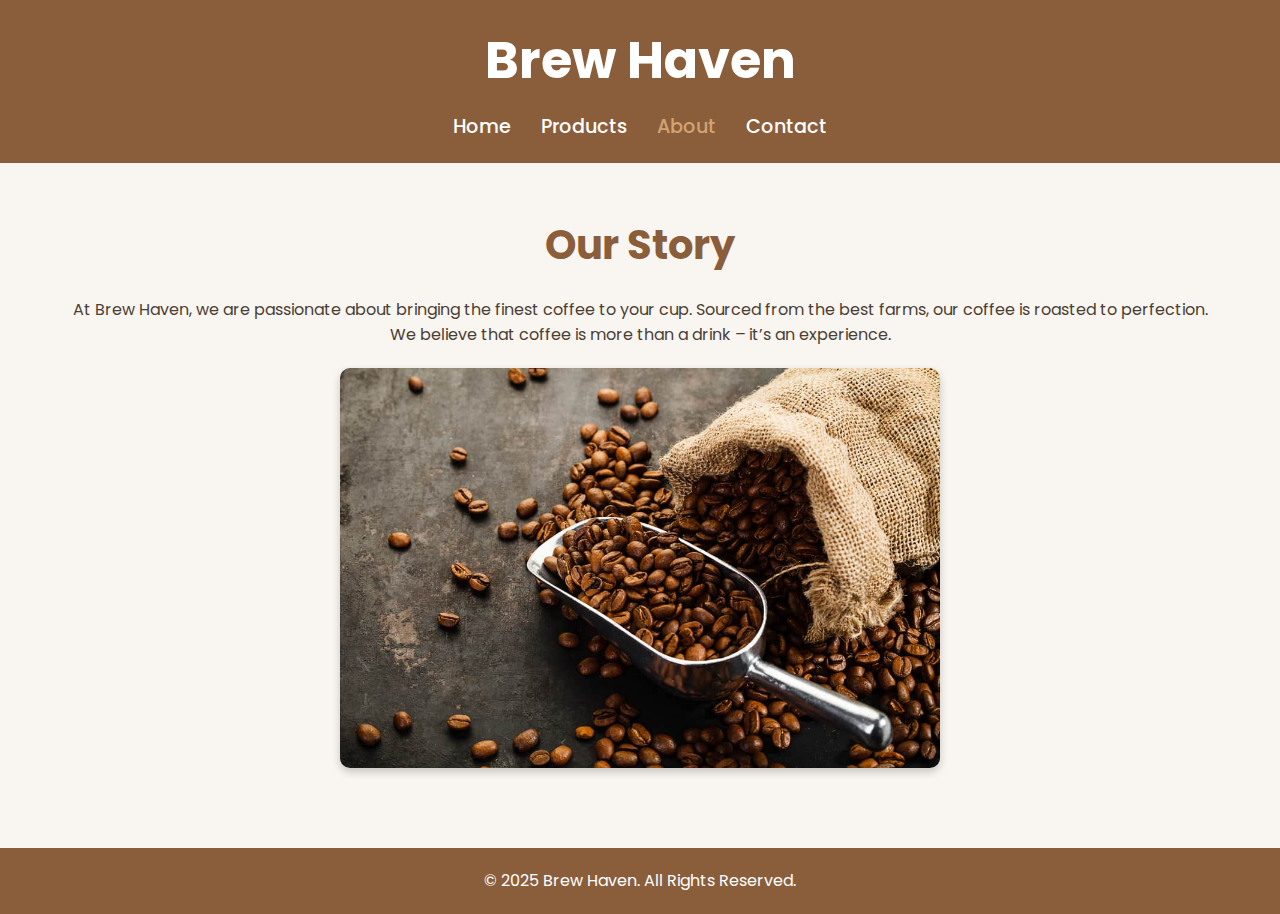
<file: about.html>
<!DOCTYPE html>
<html lang="en">
<head>
    <meta charset="UTF-8">
    <meta name="viewport" content="width=device-width, initial-scale=1.0">
    <title>Brew Haven - About</title>
    <link rel="stylesheet" href="style.css">
</head>
<body>

    <header>
        <h1>Brew Haven</h1>
        <nav>
            <ul>
                <li><a href="index.html">Home</a></li>
                <li><a href="products.html">Products</a></li>
                <li><a href="about.html" class="active">About</a></li>
                <li><a href="contact.html">Contact</a></li>
            </ul>
        </nav>
    </header>

    <section class="about">
        <h2>Our Story</h2>
        <p>At Brew Haven, we are passionate about bringing the finest coffee to your cup. Sourced from the best farms, our coffee is roasted to perfection.</p>
        <p>We believe that coffee is more than a drink – it’s an experience.</p>

        <!-- Image Card -->
        <div class="about-card">
            <img src="images/coffee%20beans2.jpg" alt="Coffee beans">
        </div>

    </section>

    <footer>
        <p>&copy; 2025 Brew Haven. All Rights Reserved.</p>
    </footer>

</body>
</html>
</file>
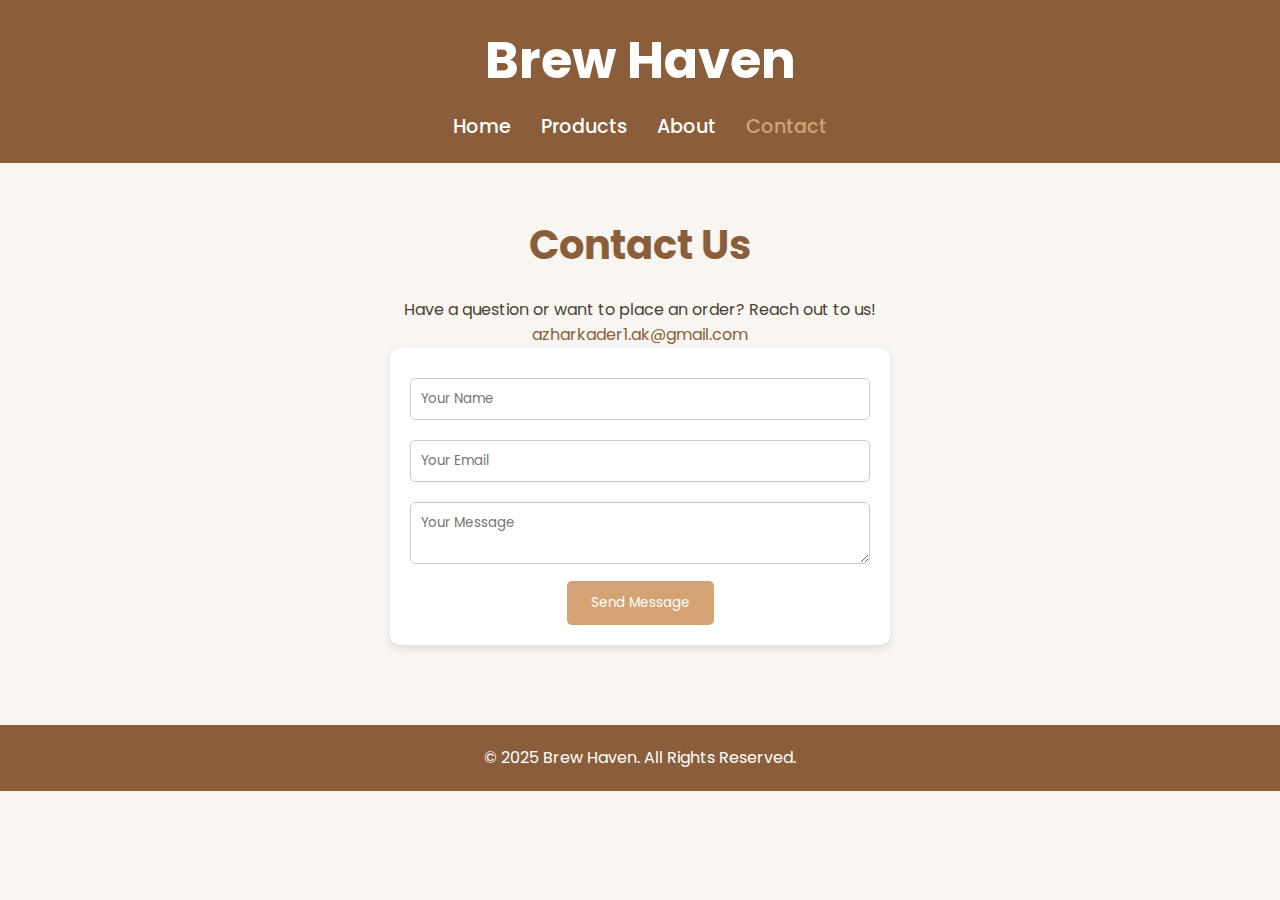
<file: contact.html>
<!DOCTYPE html>
<html lang="en">
<head>
    <meta charset="UTF-8">
    <meta name="viewport" content="width=device-width, initial-scale=1.0">
    <title>Brew Haven - Contact</title>
    <link rel="stylesheet" href="style.css">
</head>
<body>

    <header>
        <h1>Brew Haven</h1>
        <nav>
            <ul>
                <li><a href="index.html">Home</a></li>
                <li><a href="products.html">Products</a></li>
                <li><a href="about.html">About</a></li>
                <li><a href="contact.html" class="active">Contact</a></li>
            </ul>
        </nav>
    </header>

    <section class="contact">
        <h2>Contact Us</h2>
        <p>Have a question or want to place an order? Reach out to us!</p>
        <p><a href="mailto:azharkader1.ak@gmail.com" class="email-link">azharkader1.ak@gmail.com</a></p>
        <form>
            <input type="text" placeholder="Your Name" required>
            <input type="email" placeholder="Your Email" required>
            <textarea placeholder="Your Message" required></textarea>
            <button type="submit">Send Message</button>
        </form>
    </section>

    <footer>
        <p>&copy; 2025 Brew Haven. All Rights Reserved.</p>
    </footer>

</body>
</html>
</file>
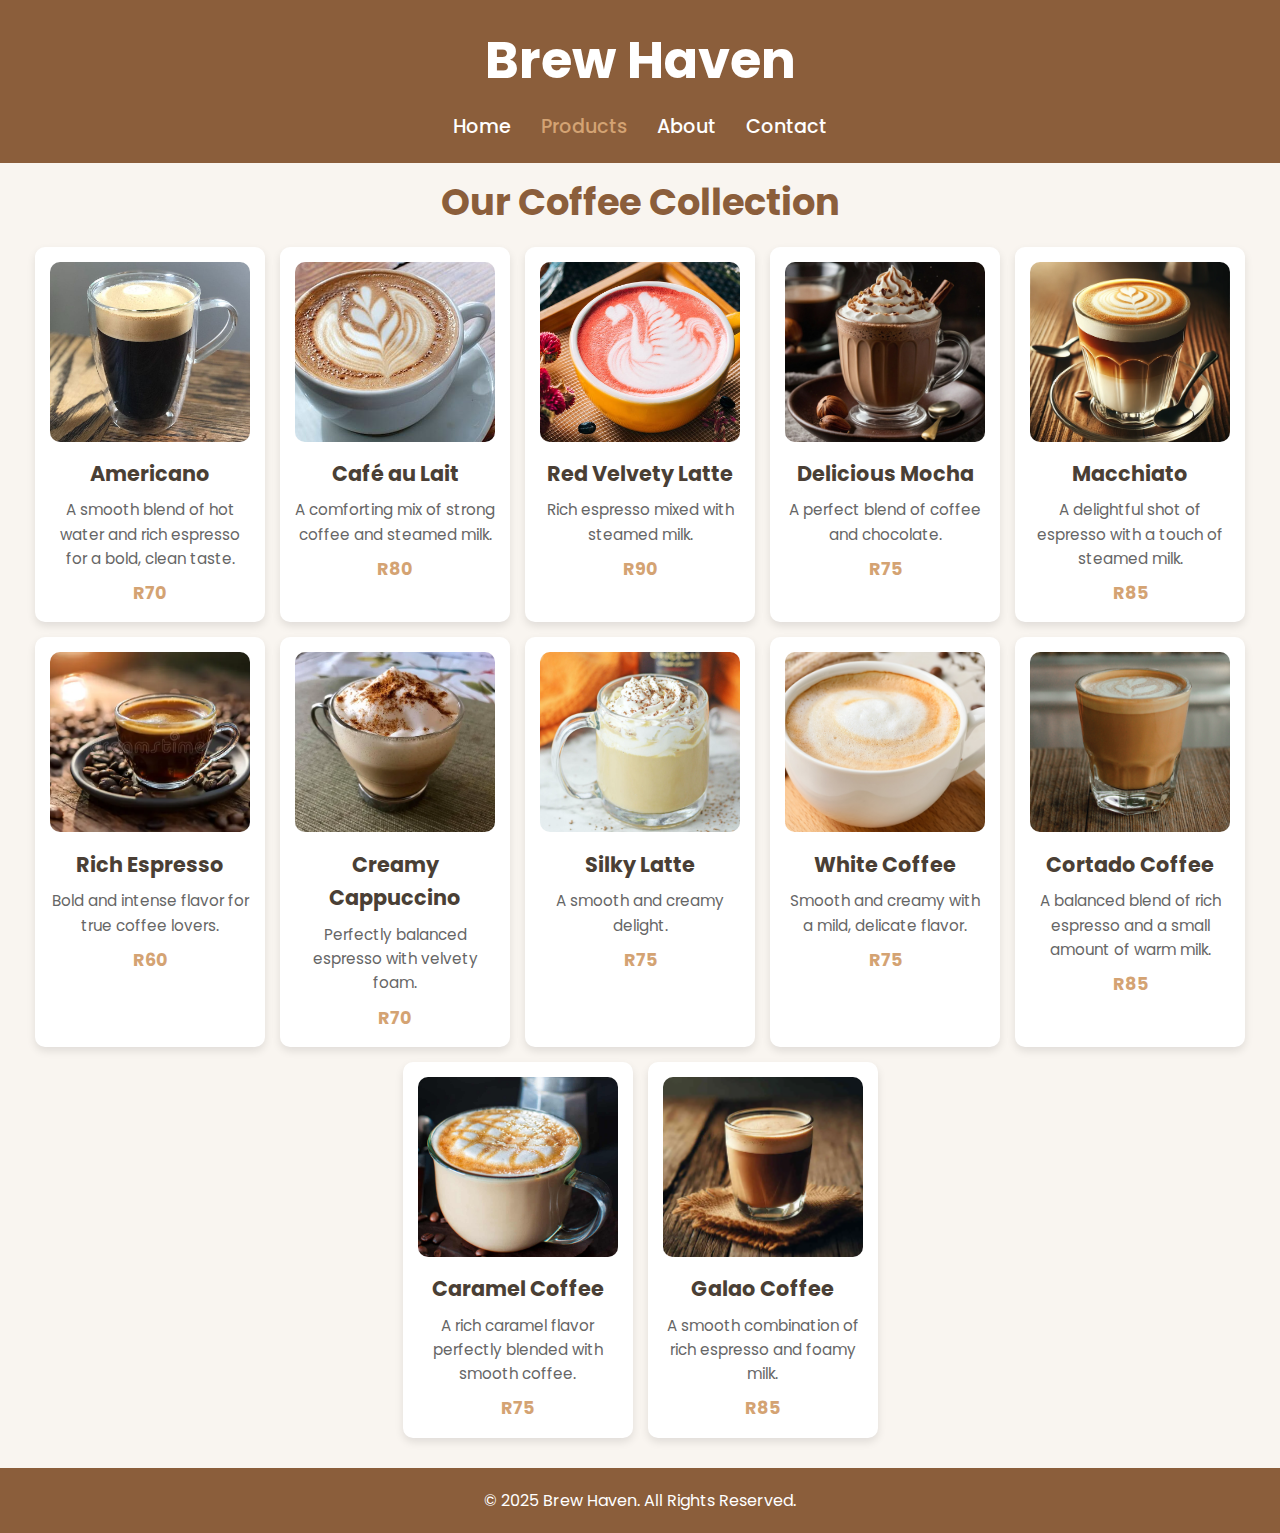
<file: products.html>
<!DOCTYPE html>
<html lang="en">
<head>
    <meta charset="UTF-8">
    <meta name="viewport" content="width=device-width, initial-scale=1.0">
    <title>Brew Haven - Products</title>
    <link rel="stylesheet" href="style.css">
</head>
<body>

    <header>
        <h1>Brew Haven</h1>
        <nav>
            <ul>
                <li><a href="index.html">Home</a></li>
                <li><a href="products.html" class="active">Products</a></li>
                <li><a href="about.html">About</a></li>
                <li><a href="contact.html">Contact</a></li>
            </ul>
        </nav>
    </header>

    <section class="products">
        <h2>Our Coffee Collection</h2>
        <div class="image-cards">
            <div class="card">
                <img src="images/americano.jpeg" alt="Americano">
                <h3>Americano</h3>
                <p>A smooth blend of hot water and rich espresso for a bold, clean taste.</p>
                <span class="price">R70</span>
            </div>
            <div class="card">
                <img src="images/Caf%C3%A9%20au%20Lait.jpg" alt="Café au Lait">
                <h3>Café au Lait</h3>
                <p>A comforting mix of strong coffee and steamed milk.</p>
                <span class="price">R80</span>
            </div>
            <div class="card">
                <img src="images/red%20coffee.jpg" alt="Latte">
                <h3>Red Velvety Latte</h3>
                <p>Rich espresso mixed with steamed milk.</p>
                <span class="price">R90</span>
            </div>
            <div class="card">
                <img src="images/mocha.jpg" alt="Mocha">
                <h3>Delicious Mocha</h3>
                <p>A perfect blend of coffee and chocolate.</p>
                <span class="price">R75</span>
            </div>
             <div class="card">
                <img src="images/macchiato3.webp" alt="Macchiato">
                <h3>Macchiato</h3>
                <p>A delightful shot of espresso with a touch of steamed milk.</p>
                <span class="price">R85</span>
            </div>
             <div class="card">
                <img src="images/richespresso.webp" alt="Rich Espresso">
                <h3>Rich Espresso</h3>
                <p>Bold and intense flavor for true coffee lovers.</p>
                <span class="price">R60</span>
            </div>
             <div class="card">
                <img src="images/creamycuppachino.webp" alt="Creamy Cappuccino">
                <h3>Creamy Cappuccino</h3>
                <p>Perfectly balanced espresso with velvety foam.</p>
                <span class="price">R70</span>
            </div>
             <div class="card">
                <img src="images/silklatte.jpg" alt="Silky Latte">
                <h3>Silky Latte</h3>
                <p>A smooth and creamy delight.</p>
                <span class="price">R75</span>
            </div>
             <div class="card">
                <img src="images/white%20coffee.jpg" alt="White Coffee">
                <h3>White Coffee</h3>
                <p>Smooth and creamy with a mild, delicate flavor.</p>
                <span class="price">R75</span>
            </div>
              <div class="card">
                <img src="images/cortado.png" alt="Cortado Coffee">
                <h3>Cortado Coffee</h3>
                <p>A balanced blend of rich espresso and a small amount of warm milk.</p>
                <span class="price">R85</span>
            </div>
            <div class="card">
                <img src="images/caramel%20coffee.jpg" alt="Caramel Coffee">
                <h3>Caramel Coffee</h3>
                <p>A rich caramel flavor perfectly blended with smooth coffee.</p>
                <span class="price">R75</span>
            </div>
             <div class="card">
                <img src="images/galao.webp" alt="Galao Coffee">
                <h3>Galao Coffee</h3>
                <p>A smooth combination of rich espresso and foamy milk.</p>
                <span class="price">R85</span>
            </div>
        </div>
    </section>

    <footer>
        <p>&copy; 2025 Brew Haven. All Rights Reserved.</p>
    </footer>

</body>
</html>
</file>
<file: style.css>
/* Import Google Fonts */
@import url('https://fonts.googleapis.com/css2?family=Poppins:wght@300;400;600&display=swap');

/* General Styles */
* {
    margin: 0;
    padding: 0;
    box-sizing: border-box;
    font-family: 'Poppins', sans-serif;
}

body {
    background-color: #f9f5f0;
    color: #4a3f35;
    line-height: 1.6;
}

/* Header & Navigation */
header {
    background-color: #8B5E3B;
    color: white;
    text-align: center;
    padding: 20px;
}

header h1 {
    font-size: 3.2em;
    font-weight: 700;
}

/* Navigation */
nav ul {
    list-style: none;
    display: flex;
    justify-content: center;
    padding-top: 10px;
}

nav ul li {
    margin: 0 15px;
}

nav ul li a {
    text-decoration: none;
    color: white;
    font-size: 1.2em;
    font-weight: 500;
    transition: 0.3s;
}

nav ul li a:hover, .active {
    color: #d4a373;
}

/* Hero Section - Move Higher */
.hero {
    background: url('images/hero-bg.jpg') center/cover no-repeat;
    height: 45vh; /* Reduce height slightly */
    display: flex;
    flex-direction: column;
    justify-content: center;
    align-items: center;
    text-align: center;
    padding-top: 10px; /* Reduce padding */
}

/* Welcome & Discover Text - Move Higher */
.hero h2 {
    font-size: 2.8em;
    font-weight: 600;
    color: #8B5E3B;
    margin-bottom: 0px; /* Remove extra bottom space */
}

.hero .sub-heading {
    font-size: 1.6em;
    font-weight: 400;
    color: #8B5E3B;
    margin-top: 0px; /* Remove extra top margin */
}

/* Featured Section - Move Higher */
.featured {
    text-align: center;
    padding-top: 10px; /* Reduce top padding */
}

/* "Our Specialties" */
.featured .sub-heading {
    font-size: 1.6em;
    font-weight: 400;
    color: #8B5E3B;
    margin-bottom: 10px;
}

/* Products Section - Move Image Cards Higher */
.products {
    padding-top: 10px; /* Reduce padding to bring it up */
    text-align: center;
}

.products h2 {
    font-size: 2.3em;
    color: #8B5E3B;
    margin-bottom: 15px;
}

.image-cards {
    display: flex;
    justify-content: center;
    flex-wrap: wrap;
    gap: 15px; /* Reduced gap to make cards closer */
}

/* Product Cards */
.card {
    background: white;
    padding: 15px;
    border-radius: 10px;
    box-shadow: 0px 4px 8px rgba(0, 0, 0, 0.1);
    text-align: center;
    width: 230px;
    transition: transform 0.3s;
}

.card img {
    width: 100%;
    height: 180px;
    object-fit: cover;
    border-radius: 10px;
}

.card h3 {
    margin: 8px 0;
    font-size: 1.3em;
}

.card p {
    font-size: 0.95em;
    color: #666;
}

.card .price {
    display: block;
    font-size: 1.1em;
    font-weight: bold;
    color: #d4a373;
    margin-top: 8px;
}

.card:hover {
    transform: scale(1.05);
}

/* About Page */
.about {
    text-align: center;
    padding: 50px 20px;
}

.about h2 {
    font-size: 2.5em;
    color: #8B5E3B;
    margin-bottom: 20px;
}

/* About Page Image Card */
.about-card {
    display: flex;
    justify-content: center;
    align-items: center;
    margin-top: 20px;
}

.about-card img {
    width: 70%; /* Slightly reduced size but still large */
    max-width: 600px; /* Prevents it from getting too big */
    border-radius: 10px;
    box-shadow: 0px 4px 8px rgba(0, 0, 0, 0.2);
    transition: transform 0.3s;
}

.about-card img:hover {
    transform: scale(1.05); /* Smooth hover effect */
}

/* Contact Page */
.contact {
    text-align: center;
    padding: 50px 20px;
}

.contact h2 {
    font-size: 2.5em;
    color: #8B5E3B;
    margin-bottom: 20px;
}

.contact form {
    max-width: 500px;
    margin: 0 auto;
    padding: 20px;
    background: white;
    border-radius: 10px;
    box-shadow: 0px 4px 8px rgba(0, 0, 0, 0.1);
}

.contact input, .contact textarea {
    width: 100%;
    padding: 10px;
    margin: 10px 0;
    border: 1px solid #ccc;
    border-radius: 5px;
}

.contact button {
    background: #d4a373;
    color: white;
    padding: 12px 24px;
    border: none;
    border-radius: 5px;
    cursor: pointer;
    transition: 0.3s;
}

.contact button:hover {
    background: #b37d50;
}

/* Footer */
footer {
    background-color: #8B5E3B;
    color: white;
    text-align: center;
    padding: 20px;
    margin-top: 30px;
}

/* Responsive Design - Mobile Optimization */
@media (max-width: 768px) {
    header h1 {
        font-size: 2.5em;
    }

    nav ul {
        flex-direction: column;
        align-items: center;
    }

    nav ul li {
        margin: 10px 0;
    }

    .hero h2 {
        font-size: 2em;
    }

    .hero .sub-heading {
        font-size: 1.2em;
    }

    .products h2 {
        font-size: 2em;
    }

    .card {
        width: 90%;
    }

    .about h2 {
        font-size: 2em;
    }

    .about-card img {
        width: 90%;
    }

    .contact h2 {
        font-size: 2em;
    }
}
/* Customize email link color */
.email-link {
    color: #8B5E3B; /* Brown color */
    text-decoration: none;
}

.email-link:hover {
    color: #d4a373; /* Light brown color on hover */
}
</file>
